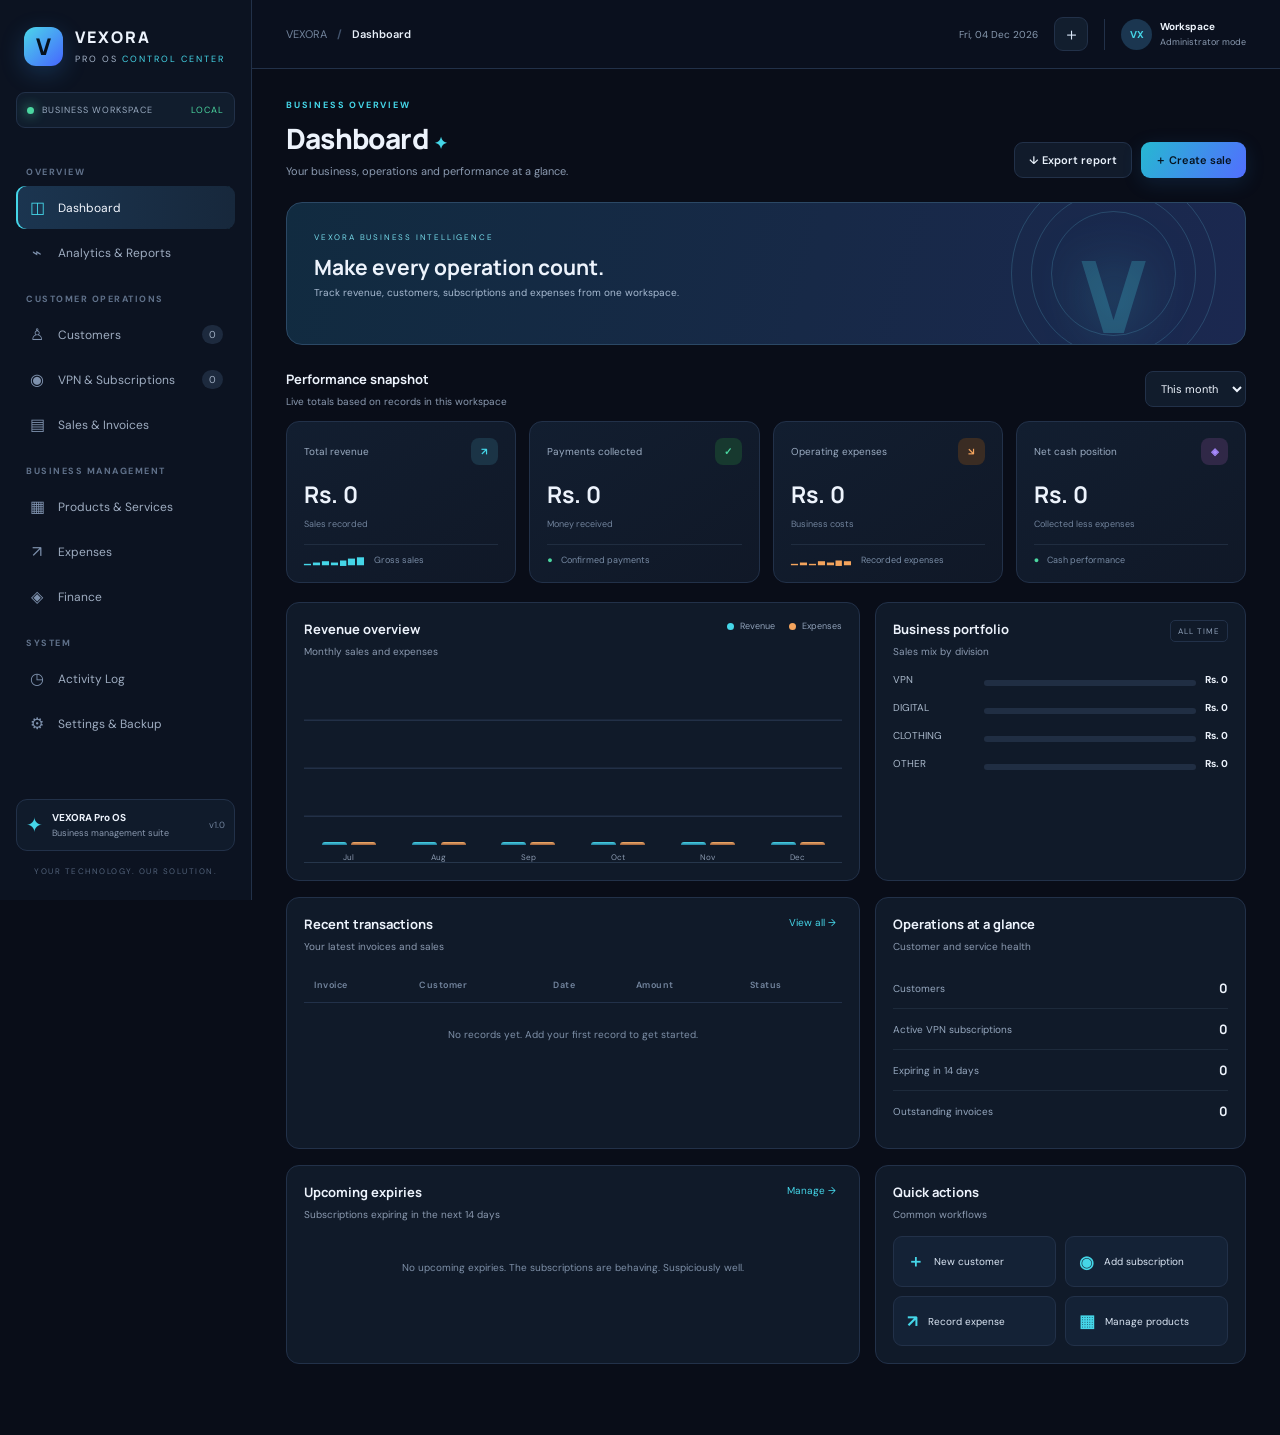
<file: index.html>
<!doctype html>
<html lang="en">
<head>
<meta charset="utf-8"><meta name="viewport" content="width=device-width,initial-scale=1">
<meta name="theme-color" content="#090d18"><title>VEXORA Pro OS · Business Control Center</title>
<link rel="stylesheet" href="assets/css/app.css">
</head>
<body>
<div class="app-shell">
<aside class="sidebar" id="sidebar">
  <a class="brand" href="#"><span class="brand-mark">V</span><span><b>VEXORA</b><small>PRO OS <i>CONTROL CENTER</i></small></span></a>
  <div class="workspace"><span class="live-dot"></span><span>BUSINESS WORKSPACE</span><span class="workspace-tag">LOCAL</span></div>
  <nav class="nav">
    <p class="nav-label">OVERVIEW</p>
    <button class="nav-link active" data-page="dashboard"><span>◫</span> Dashboard</button>
    <button class="nav-link" data-page="analytics"><span>⌁</span> Analytics & Reports</button>
    <p class="nav-label">CUSTOMER OPERATIONS</p>
    <button class="nav-link" data-page="customers"><span>♙</span> Customers <em id="navCustomers">0</em></button>
    <button class="nav-link" data-page="subscriptions"><span>◉</span> VPN & Subscriptions <em id="navSubs">0</em></button>
    <button class="nav-link" data-page="sales"><span>▤</span> Sales & Invoices</button>
    <p class="nav-label">BUSINESS MANAGEMENT</p>
    <button class="nav-link" data-page="products"><span>▦</span> Products & Services</button>
    <button class="nav-link" data-page="expenses"><span>↗</span> Expenses</button>
    <button class="nav-link" data-page="finance"><span>◈</span> Finance</button>
    <p class="nav-label">SYSTEM</p>
    <button class="nav-link" data-page="activity"><span>◷</span> Activity Log</button>
    <button class="nav-link" data-page="settings"><span>⚙</span> Settings & Backup</button>
  </nav>
  <div class="sidebar-bottom"><div class="status-card"><span class="status-icon">✦</span><div><b>VEXORA Pro OS</b><small>Business management suite</small></div><span class="version">v1.0</span></div><small class="sidebar-foot">YOUR TECHNOLOGY. OUR SOLUTION.</small></div>
</aside>
<main class="main">
<header class="topbar"><button class="icon-btn mobile-menu" id="menuToggle">☰</button><div class="crumb"><span>VEXORA</span><b>/</b><strong id="pageCrumb">Dashboard</strong></div><div class="top-actions"><span class="today" id="todayLabel"></span><button class="icon-btn" id="quickAdd" title="Quick add">＋</button><div class="profile-chip"><span class="avatar">VX</span><span><b>Workspace</b><small>Administrator mode</small></span></div></div></header>
<div class="content">
<section class="page active" id="page-dashboard">
 <div class="page-heading"><div><div class="eyebrow">BUSINESS OVERVIEW</div><h1>Dashboard <span class="spark">✦</span></h1><p>Your business, operations and performance at a glance.</p></div><div class="heading-actions"><button class="btn btn-ghost" id="dashboardExport">↓ Export report</button><button class="btn btn-primary" data-goto="sales">＋ Create sale</button></div></div>
 <div class="welcome-strip"><div><span class="welcome-kicker">VEXORA BUSINESS INTELLIGENCE</span><h2>Make every operation count.</h2><p>Track revenue, customers, subscriptions and expenses from one workspace.</p></div><div class="welcome-art"><span>V</span><i></i><i></i><i></i></div></div>
 <div class="section-row"><div><h3>Performance snapshot</h3><p>Live totals based on records in this workspace</p></div><select id="dashboardPeriod" class="select"><option value="month">This month</option><option value="all">All time</option><option value="year">This year</option></select></div>
 <div class="stats-grid">
  <article class="stat-card"><div class="stat-head"><span>Total revenue</span><span class="stat-icon cyan">↗</span></div><strong id="statRevenue">Rs. 0</strong><small>Sales recorded</small><div class="stat-foot"><span class="mini-line">▁▂▃▂▄▅▆</span><span>Gross sales</span></div></article>
  <article class="stat-card"><div class="stat-head"><span>Payments collected</span><span class="stat-icon green">✓</span></div><strong id="statCollected">Rs. 0</strong><small>Money received</small><div class="stat-foot"><span class="positive">●</span><span>Confirmed payments</span></div></article>
  <article class="stat-card"><div class="stat-head"><span>Operating expenses</span><span class="stat-icon orange">↘</span></div><strong id="statExpenses">Rs. 0</strong><small>Business costs</small><div class="stat-foot"><span class="mini-line orange-text">▁▂▁▃▂▄▃</span><span>Recorded expenses</span></div></article>
  <article class="stat-card"><div class="stat-head"><span>Net cash position</span><span class="stat-icon purple">◈</span></div><strong id="statNet">Rs. 0</strong><small>Collected less expenses</small><div class="stat-foot"><span class="positive">●</span><span>Cash performance</span></div></article>
 </div>
 <div class="dashboard-grid"><article class="panel chart-panel"><div class="panel-head"><div><h3>Revenue overview</h3><p>Monthly sales and expenses</p></div><span class="chart-legend"><i></i> Revenue <i class="legend-orange"></i> Expenses</span></div><div id="revenueChart" class="chart-area"></div></article>
 <article class="panel"><div class="panel-head"><div><h3>Business portfolio</h3><p>Sales mix by division</p></div><span class="subtle-badge">ALL TIME</span></div><div id="portfolioChart" class="portfolio-list"></div></article></div>
 <div class="dashboard-grid lower-grid"><article class="panel"><div class="panel-head"><div><h3>Recent transactions</h3><p>Your latest invoices and sales</p></div><button class="text-btn" data-goto="sales">View all →</button></div><div class="table-wrap"><table><thead><tr><th>Invoice</th><th>Customer</th><th>Date</th><th>Amount</th><th>Status</th></tr></thead><tbody id="recentSales"></tbody></table></div></article>
 <article class="panel"><div class="panel-head"><div><h3>Operations at a glance</h3><p>Customer and service health</p></div></div><div class="ops-list" id="opsList"></div></article></div>
 <div class="dashboard-grid"><article class="panel"><div class="panel-head"><div><h3>Upcoming expiries</h3><p>Subscriptions expiring in the next 14 days</p></div><button class="text-btn" data-goto="subscriptions">Manage →</button></div><div id="expiryPreview" class="expiry-list"></div></article><article class="panel"><div class="panel-head"><div><h3>Quick actions</h3><p>Common workflows</p></div></div><div class="quick-grid"><button data-goto="customers"><b>＋</b><span>New customer</span></button><button data-goto="subscriptions"><b>◉</b><span>Add subscription</span></button><button data-goto="expenses"><b>↗</b><span>Record expense</span></button><button data-goto="products"><b>▦</b><span>Manage products</span></button></div></article></div>
</section>
<section class="page" id="page-customers"><div class="page-heading"><div><div class="eyebrow">CUSTOMER OPERATIONS</div><h1>Customers</h1><p>One clean record for every customer and relationship.</p></div><button class="btn btn-primary" id="addCustomer">＋ Add customer</button></div><div class="toolbar"><div class="searchbox">⌕ <input id="customerSearch" placeholder="Search name, phone, email or customer ID"></div><select id="customerFilter" class="select"><option value="">All customer types</option><option>INDIVIDUAL</option><option>BUSINESS</option><option>RESELLER</option></select><span class="toolbar-count" id="customerCount">0 customers</span></div><div class="panel table-panel"><div class="table-wrap"><table><thead><tr><th>Customer</th><th>Contact</th><th>Type</th><th>Internet provider</th><th>Subscriptions</th><th>Joined</th><th></th></tr></thead><tbody id="customerRows"></tbody></table></div></div></section>
<section class="page" id="page-subscriptions"><div class="page-heading"><div><div class="eyebrow">CUSTOMER OPERATIONS</div><h1>VPN & Subscriptions</h1><p>Manage VPN plans, quotas, internet packages, usage links and renewals.</p></div><button class="btn btn-primary" id="addSubscription">＋ Add subscription</button></div><div class="stats-grid compact-stats"><article class="stat-card"><div class="stat-head"><span>Active subscriptions</span><span class="stat-icon cyan">◉</span></div><strong id="subActive">0</strong><small>Currently active</small></article><article class="stat-card"><div class="stat-head"><span>Expiring soon</span><span class="stat-icon orange">◷</span></div><strong id="subSoon">0</strong><small>Within 14 days</small></article><article class="stat-card"><div class="stat-head"><span>Expired</span><span class="stat-icon red">!</span></div><strong id="subExpired">0</strong><small>Needs renewal</small></article><article class="stat-card"><div class="stat-head"><span>Subscription value</span><span class="stat-icon purple">Rs</span></div><strong id="subValue">Rs. 0</strong><small>Recorded plan values</small></article></div><div class="toolbar"><div class="searchbox">⌕ <input id="subSearch" placeholder="Search order, customer, package or plan"></div><select id="subStatus" class="select"><option value="">All statuses</option><option>ACTIVE</option><option>EXPIRED</option><option>PAUSED</option><option>CANCELLED</option></select><button class="btn btn-ghost" id="toggleImporter">⇧ Paste VPN details</button></div><div class="panel importer" id="vpnImporter" hidden><div class="panel-head"><div><h3>VPN quick import</h3><p>Paste the generated VPN subscription details. Fields will be extracted automatically.</p></div></div><textarea id="vpnPaste" rows="6" placeholder="Order: U7EDAD — Niroshan&#10;Package: HUTCH ZOOM 224/494/794&#10;Data: 100 GB&#10;Expires: 18 Dec 2026&#10;Usage link: https://..."></textarea><div class="form-actions"><span class="muted" id="importStatus">Supports Order, Package, Data, Expires and Usage link.</span><button class="btn btn-primary" id="runImport">Parse & add subscription</button></div></div><div class="panel table-panel"><div class="table-wrap"><table><thead><tr><th>Order / Customer</th><th>VPN plan</th><th>Data</th><th>Internet package</th><th>Expiry</th><th>Status</th><th>Usage</th><th></th></tr></thead><tbody id="subscriptionRows"></tbody></table></div></div></section>
<section class="page" id="page-sales"><div class="page-heading"><div><div class="eyebrow">REVENUE OPERATIONS</div><h1>Sales & Invoices</h1><p>Create sales, record payments and track outstanding balances.</p></div><button class="btn btn-primary" id="newSale">＋ New sale</button></div><div class="toolbar"><div class="searchbox">⌕ <input id="saleSearch" placeholder="Search invoice or customer"></div><select id="saleStatus" class="select"><option value="">All payment statuses</option><option>PAID</option><option>PARTIAL</option><option>UNPAID</option></select><span class="toolbar-count" id="saleCount"></span></div><div class="panel table-panel"><div class="table-wrap"><table><thead><tr><th>Invoice</th><th>Customer</th><th>Date</th><th>Items</th><th>Total</th><th>Paid</th><th>Balance</th><th>Status</th><th></th></tr></thead><tbody id="salesRows"></tbody></table></div></div></section>
<section class="page" id="page-products"><div class="page-heading"><div><div class="eyebrow">BUSINESS MANAGEMENT</div><h1>Products & Services</h1><p>Manage VEXORA VPN, Digital, Clothing and future business divisions.</p></div><button class="btn btn-primary" id="addProduct">＋ Add product</button></div><div class="toolbar"><div class="searchbox">⌕ <input id="productSearch" placeholder="Search product or SKU"></div><select id="productDivision" class="select"><option value="">All divisions</option><option>VPN</option><option>DIGITAL</option><option>CLOTHING</option><option>OTHER</option></select></div><div class="product-grid" id="productGrid"></div></section>
<section class="page" id="page-expenses"><div class="page-heading"><div><div class="eyebrow">BUSINESS MANAGEMENT</div><h1>Expenses</h1><p>Record server costs, software, marketing and operating expenses.</p></div><button class="btn btn-primary" id="addExpense">＋ Record expense</button></div><div class="toolbar"><input type="month" id="expenseMonth" class="select"><select id="expenseCategoryFilter" class="select"><option value="">All categories</option><option>SERVER</option><option>SOFTWARE</option><option>MARKETING</option><option>OPERATIONS</option><option>DELIVERY</option><option>OTHER</option></select><span class="toolbar-count" id="expenseTotal">Rs. 0</span></div><div class="panel table-panel"><div class="table-wrap"><table><thead><tr><th>Date</th><th>Category</th><th>Description</th><th>Division</th><th>Payment method</th><th>Amount</th><th></th></tr></thead><tbody id="expenseRows"></tbody></table></div></div></section>
<section class="page" id="page-finance"><div class="page-heading"><div><div class="eyebrow">FINANCIAL CONTROL</div><h1>Finance</h1><p>Understand cash flow, receivables and business profitability.</p></div><button class="btn btn-ghost" id="financeExport">↓ Export CSV</button></div><div class="stats-grid"><article class="stat-card"><div class="stat-head"><span>Gross sales</span></div><strong id="finSales">Rs. 0</strong><small>Invoice value</small></article><article class="stat-card"><div class="stat-head"><span>Collected</span></div><strong id="finCollected">Rs. 0</strong><small>Payments received</small></article><article class="stat-card"><div class="stat-head"><span>Outstanding</span></div><strong id="finOutstanding">Rs. 0</strong><small>Customer receivables</small></article><article class="stat-card"><div class="stat-head"><span>Expenses</span></div><strong id="finExpenses">Rs. 0</strong><small>Operating costs</small></article></div><div class="dashboard-grid"><article class="panel"><div class="panel-head"><div><h3>Cash flow</h3><p>Collected revenue against expenses</p></div></div><div id="cashflowChart" class="chart-area"></div></article><article class="panel"><div class="panel-head"><div><h3>Division performance</h3><p>Collected sales by business division</p></div></div><div id="divisionFinance" class="portfolio-list"></div></article></div><article class="panel"><div class="panel-head"><div><h3>Outstanding invoices</h3><p>Invoices with unpaid balances</p></div></div><div class="table-wrap"><table><thead><tr><th>Invoice</th><th>Customer</th><th>Due</th><th>Invoice total</th><th>Paid</th><th>Balance</th></tr></thead><tbody id="receivableRows"></tbody></table></div></article></section>
<section class="page" id="page-analytics"><div class="page-heading"><div><div class="eyebrow">BUSINESS INTELLIGENCE</div><h1>Analytics & Reports</h1><p>Review business performance and export your records.</p></div><button class="btn btn-primary" id="analyticsExport">↓ Export full report</button></div><div class="stats-grid"><article class="stat-card"><span>Customers</span><strong id="reportCustomers">0</strong><small>Total customer records</small></article><article class="stat-card"><span>Conversion</span><strong id="reportBuyers">0</strong><small>Customers with sales</small></article><article class="stat-card"><span>Average invoice</span><strong id="reportAverage">Rs. 0</strong><small>Average sales value</small></article><article class="stat-card"><span>Renewal pipeline</span><strong id="reportRenewals">0</strong><small>Expiring in 30 days</small></article></div><div class="dashboard-grid"><article class="panel"><div class="panel-head"><div><h3>Monthly performance</h3><p>Revenue, collections and costs</p></div></div><div id="analyticsChart" class="chart-area"></div></article><article class="panel"><div class="panel-head"><div><h3>Customer insights</h3><p>Customer mix by type</p></div></div><div id="customerMix" class="portfolio-list"></div></article></div><div class="panel report-actions"><h3>Export center</h3><p>Download business data for accounting, analysis or offline archiving.</p><div class="quick-grid"><button id="exportCustomers"><b>♙</b><span>Customers CSV</span></button><button id="exportSales"><b>▤</b><span>Sales CSV</span></button><button id="exportExpenses"><b>↗</b><span>Expenses CSV</span></button><button id="exportSubscriptions"><b>◉</b><span>Subscriptions CSV</span></button></div></div></section>
<section class="page" id="page-activity"><div class="page-heading"><div><div class="eyebrow">SYSTEM MONITORING</div><h1>Activity Log</h1><p>Track changes made inside this workspace.</p></div><button class="btn btn-ghost" id="clearActivity">Clear log</button></div><div class="panel table-panel"><div class="table-wrap"><table><thead><tr><th>Time</th><th>Action</th><th>Module</th><th>Details</th></tr></thead><tbody id="activityRows"></tbody></table></div></div></section>
<section class="page" id="page-settings"><div class="page-heading"><div><div class="eyebrow">WORKSPACE CONFIGURATION</div><h1>Settings & Backup</h1><p>Configure your workspace and protect your business records.</p></div></div><div class="settings-grid"><article class="panel settings-card"><div class="settings-icon">▣</div><h3>Business profile</h3><p>Set the business name and default currency for this workspace.</p><form id="businessForm" class="form-grid"><label>Business name<input name="businessName" id="businessName" value="VEXORA LABS"></label><label>Currency<select name="currency" id="currency"><option value="LKR">LKR · Sri Lankan Rupee</option><option value="USD">USD · US Dollar</option><option value="SGD">SGD · Singapore Dollar</option></select></label><label>Contact email<input id="businessEmail" type="email" placeholder="business@example.com"></label><label>Contact number<input id="businessPhone" placeholder="+94 ..."></label><button class="btn btn-primary" type="submit">Save profile</button></form></article><article class="panel settings-card"><div class="settings-icon">⇧</div><h3>Backup & restore</h3><p>Download a complete JSON backup or restore a previous backup.</p><div class="backup-actions"><button class="btn btn-primary" id="backupDownload">↓ Download full backup</button><label class="btn btn-ghost file-button">↑ Restore from backup<input type="file" id="backupFile" accept=".json,application/json" hidden></label><button class="btn btn-ghost" id="exportAllCsv">Export all CSV files</button></div><div class="notice">Backups contain customer contact details and subscription usage URLs. Store them securely.</div></article><article class="panel settings-card wide"><div class="settings-icon">☁</div><h3>Google Sheets cloud sync</h3><p>Prepare the workspace for a Google Apps Script + Google Sheets database. Cloud sync is intentionally disabled until authentication and access controls are added.</p><div class="cloud-status"><span class="status-pulse"></span><div><b>Local workspace active</b><small>Records are currently saved in this browser.</small></div><span class="subtle-badge">CLOUD NOT CONNECTED</span></div><label>Apps Script Web App URL<input id="appsScriptUrl" placeholder="https://script.google.com/macros/s/.../exec"></label><button class="btn btn-ghost" id="saveCloudConfig">Save connection URL</button><div class="notice">Do not deploy a public Google Sheets write endpoint without authentication. Login can be added later as requested.</div></article><article class="panel settings-card wide"><div class="settings-icon">⌁</div><h3>Data management</h3><p>Local workspace diagnostics and reset options.</p><div class="data-stats" id="dataDiagnostics"></div><button class="btn btn-danger" id="resetWorkspace">Reset all local workspace data</button></article></div></section>
</div></main></div>
<div class="modal-backdrop" id="modalBackdrop"><div class="modal" role="dialog" aria-modal="true"><div class="modal-head"><div><span class="eyebrow" id="modalEyebrow">WORKSPACE</span><h2 id="modalTitle">Add record</h2></div><button class="icon-btn" id="modalClose">×</button></div><div id="modalBody"></div></div></div>
<div class="toast" id="toast"></div>
<script src="assets/js/app.js"></script>
</body></html>
</file>
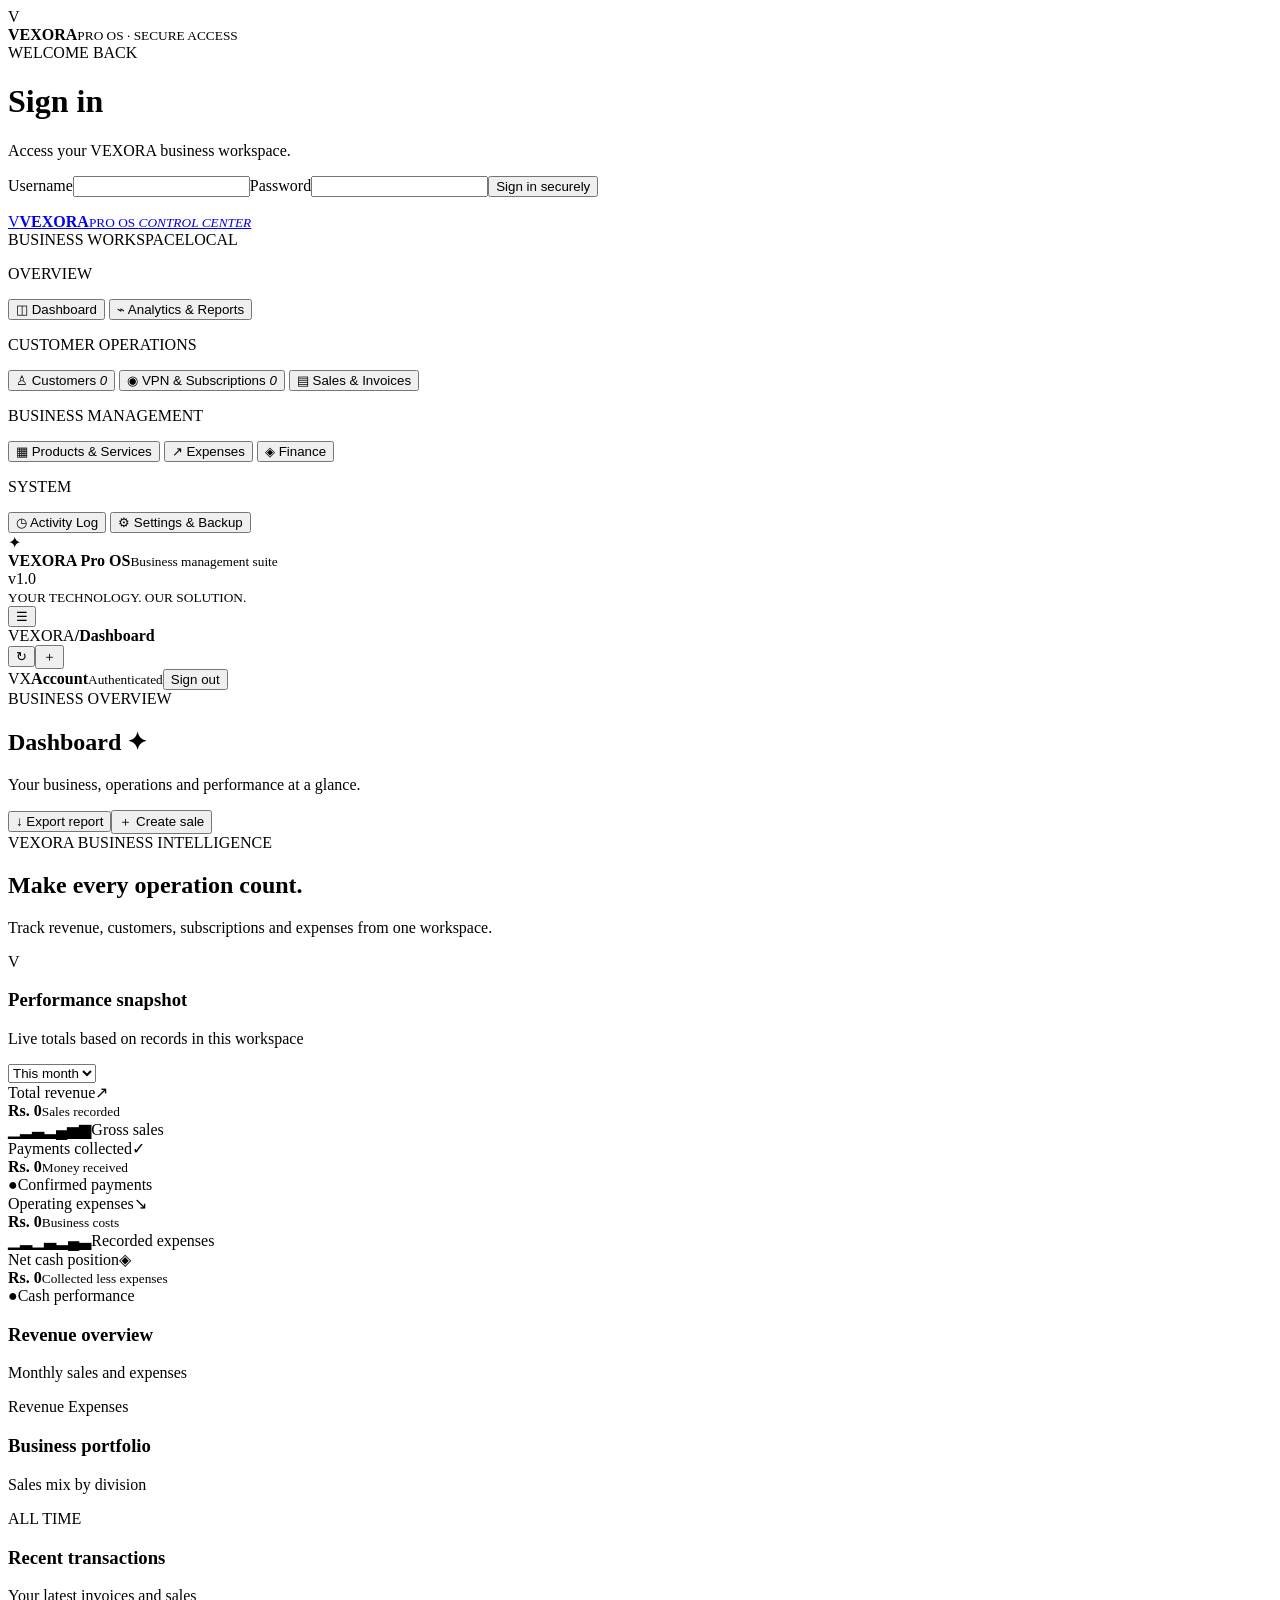
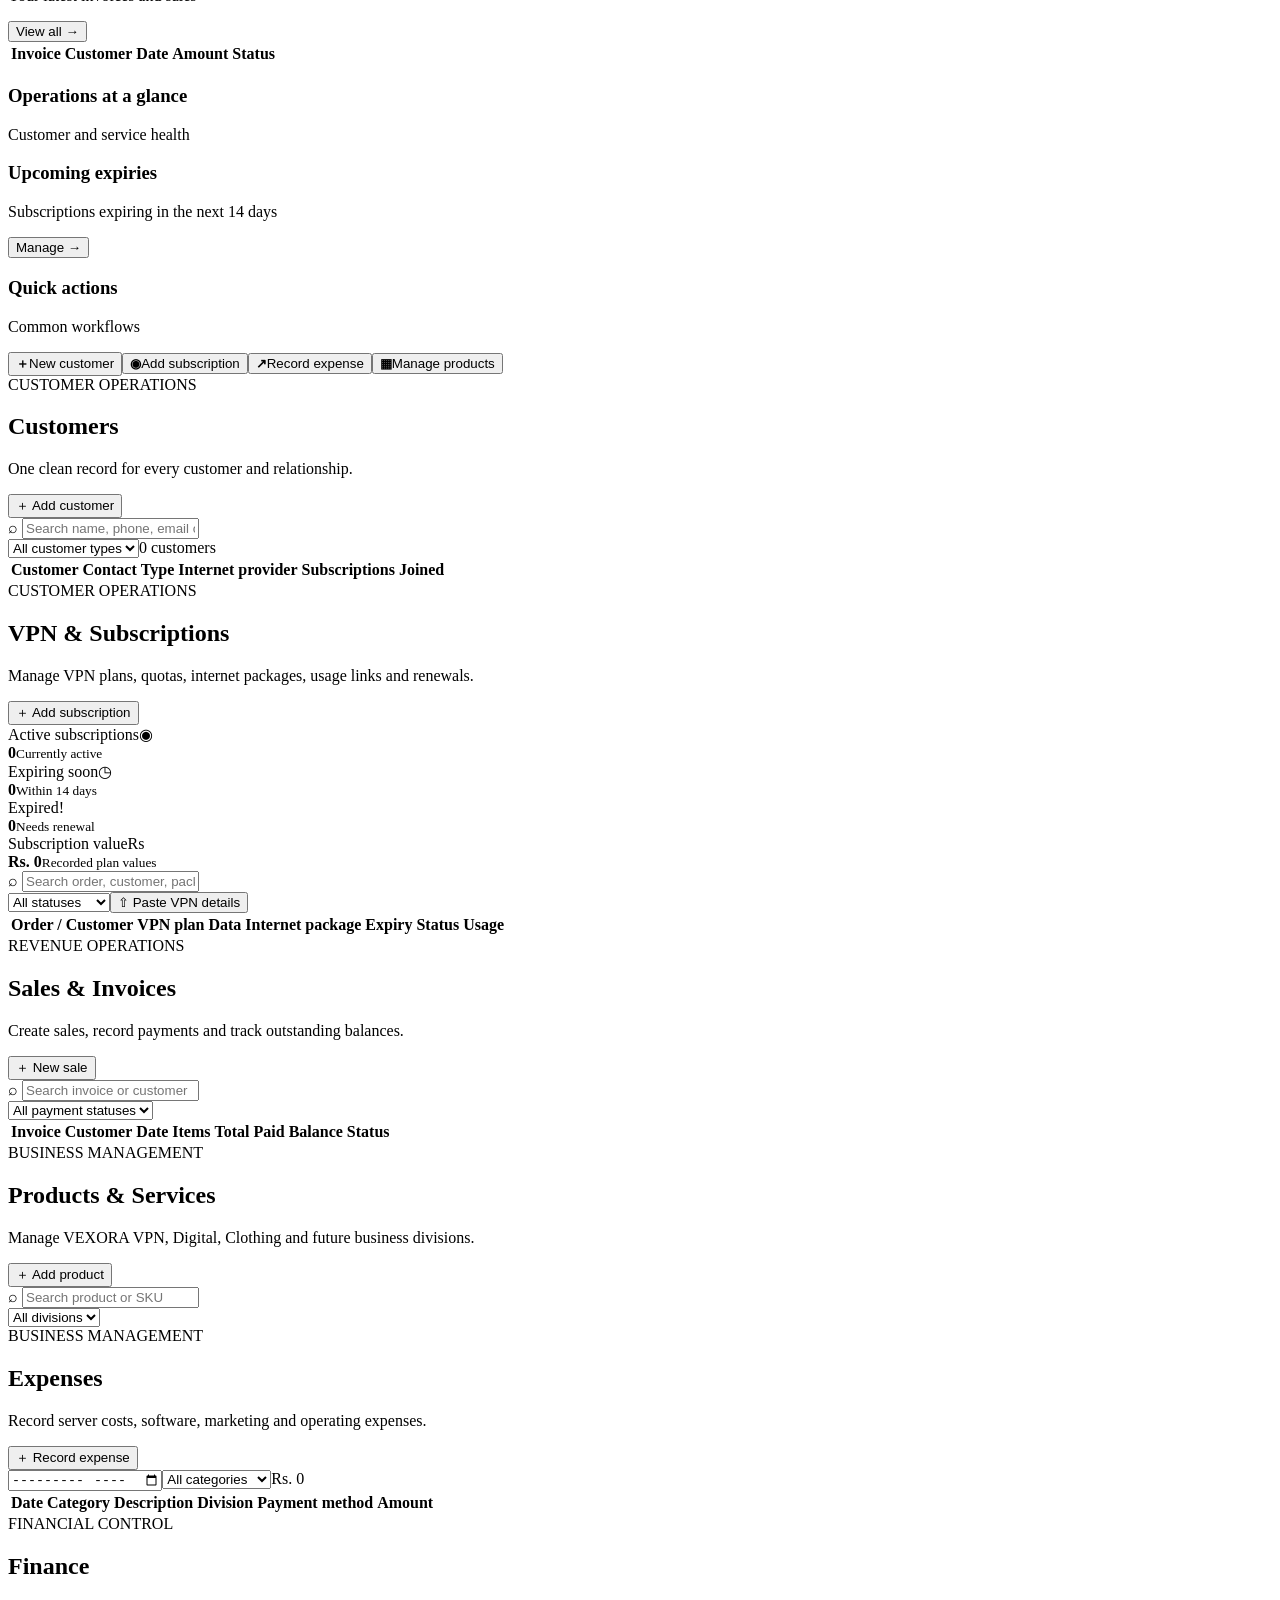
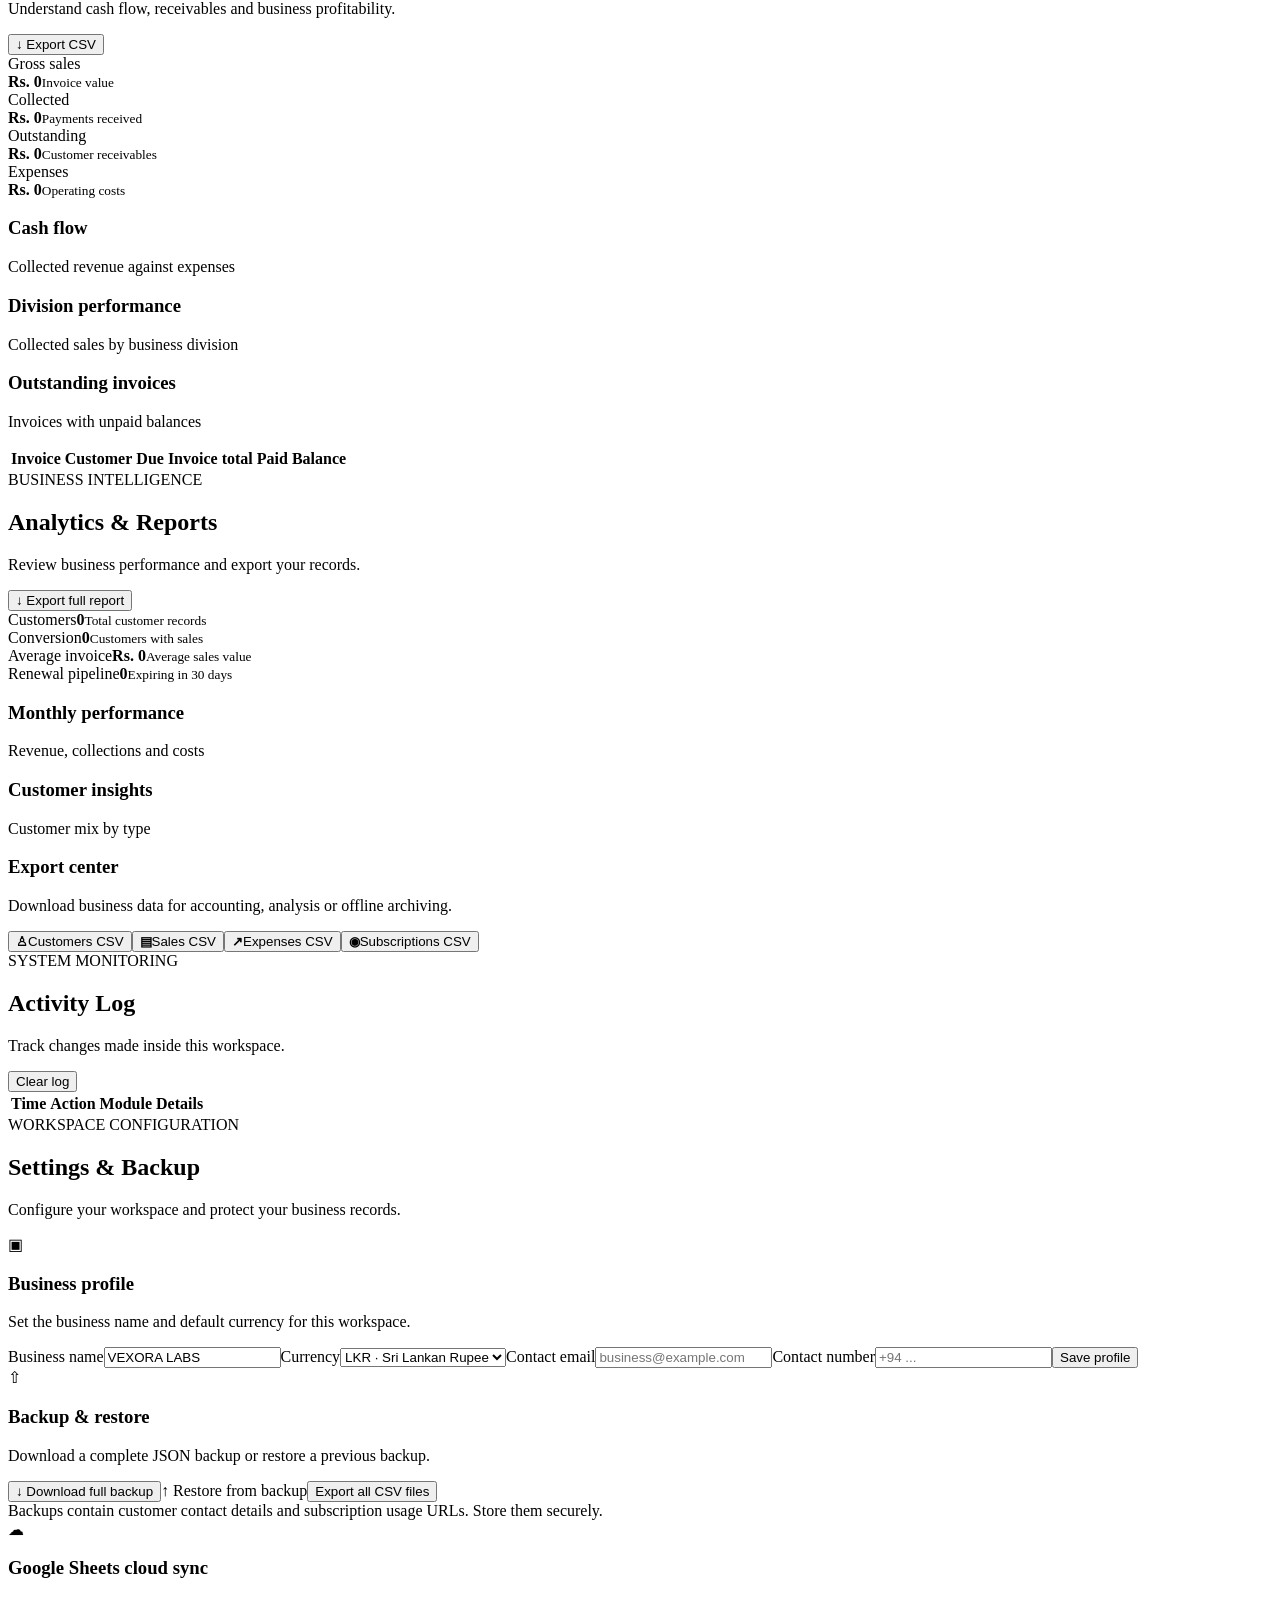
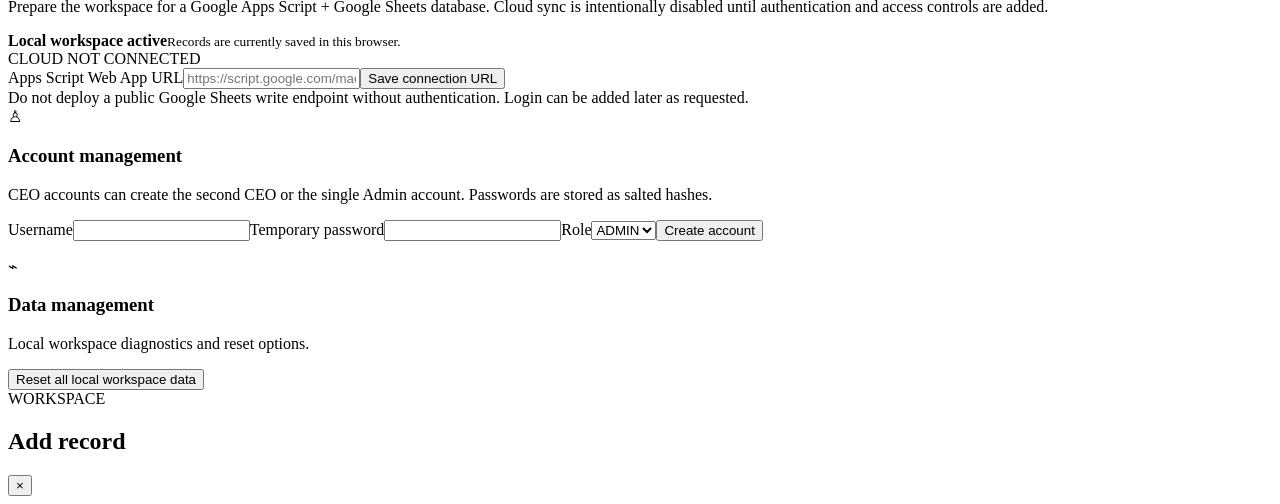
<file: Index.html>
<!doctype html>
<html lang="en">
<head>
<meta charset="utf-8"><meta name="viewport" content="width=device-width,initial-scale=1">
<meta name="theme-color" content="#090d18"><title>VEXORA Pro OS · Business Control Center</title>
<?!= include('Stylesheet'); ?>
</head>
<body>
<div id="authScreen" class="auth-screen"><div class="auth-card"><div class="auth-brand"><span class="brand-mark">V</span><div><b>VEXORA</b><small>PRO OS · SECURE ACCESS</small></div></div><div id="authLogin"><div class="eyebrow">WELCOME BACK</div><h1>Sign in</h1><p>Access your VEXORA business workspace.</p><form id="loginForm"><label>Username<input id="loginUsername" autocomplete="username" required></label><label>Password<input id="loginPassword" type="password" autocomplete="current-password" required></label><button class="btn btn-primary" type="submit">Sign in securely</button><p id="loginError" class="auth-error"></p></form></div><div id="authBootstrap" hidden><div class="eyebrow">FIRST-TIME SETUP</div><h1>Create CEO account</h1><p>Create the first owner account. No default credentials are provided.</p><form id="bootstrapForm"><label>CEO username<input id="setupUsername" autocomplete="username" required minlength="4"></label><label>Password<input id="setupPassword" type="password" autocomplete="new-password" required minlength="12"></label><label>Confirm password<input id="setupConfirm" type="password" autocomplete="new-password" required minlength="12"></label><label>One-time setup key<input id="setupKey" type="password" autocomplete="off" required></label><button class="btn btn-primary" type="submit">Create secure workspace</button><p id="setupError" class="auth-error"></p></form></div></div></div>
<div class="app-shell">
<aside class="sidebar" id="sidebar">
  <a class="brand" href="#"><span class="brand-mark">V</span><span><b>VEXORA</b><small>PRO OS <i>CONTROL CENTER</i></small></span></a>
  <div class="workspace"><span class="live-dot"></span><span>BUSINESS WORKSPACE</span><span class="workspace-tag">LOCAL</span></div>
  <nav class="nav">
    <p class="nav-label">OVERVIEW</p>
    <button class="nav-link active" data-page="dashboard"><span>◫</span> Dashboard</button>
    <button class="nav-link" data-page="analytics"><span>⌁</span> Analytics & Reports</button>
    <p class="nav-label">CUSTOMER OPERATIONS</p>
    <button class="nav-link" data-page="customers"><span>♙</span> Customers <em id="navCustomers">0</em></button>
    <button class="nav-link" data-page="subscriptions"><span>◉</span> VPN & Subscriptions <em id="navSubs">0</em></button>
    <button class="nav-link" data-page="sales"><span>▤</span> Sales & Invoices</button>
    <p class="nav-label">BUSINESS MANAGEMENT</p>
    <button class="nav-link" data-page="products"><span>▦</span> Products & Services</button>
    <button class="nav-link" data-page="expenses"><span>↗</span> Expenses</button>
    <button class="nav-link" data-page="finance"><span>◈</span> Finance</button>
    <p class="nav-label">SYSTEM</p>
    <button class="nav-link" data-page="activity"><span>◷</span> Activity Log</button>
    <button class="nav-link" data-page="settings"><span>⚙</span> Settings & Backup</button>
  </nav>
  <div class="sidebar-bottom"><div class="status-card"><span class="status-icon">✦</span><div><b>VEXORA Pro OS</b><small>Business management suite</small></div><span class="version">v1.0</span></div><small class="sidebar-foot">YOUR TECHNOLOGY. OUR SOLUTION.</small></div>
</aside>
<main class="main">
<header class="topbar"><button class="icon-btn mobile-menu" id="menuToggle">☰</button><div class="crumb"><span>VEXORA</span><b>/</b><strong id="pageCrumb">Dashboard</strong></div><div class="top-actions"><span class="today" id="todayLabel"></span><button class="icon-btn" id="syncNow" title="Sync now">↻</button><button class="icon-btn" id="quickAdd" title="Quick add">＋</button><div class="profile-chip"><span class="avatar">VX</span><span><b id="signedInUser">Account</b><small id="signedInRole">Authenticated</small></span><button class="text-btn" id="logoutBtn">Sign out</button></div></div></header>
<div class="content">
<section class="page active" id="page-dashboard">
 <div class="page-heading"><div><div class="eyebrow">BUSINESS OVERVIEW</div><h1>Dashboard <span class="spark">✦</span></h1><p>Your business, operations and performance at a glance.</p></div><div class="heading-actions"><button class="btn btn-ghost" id="dashboardExport">↓ Export report</button><button class="btn btn-primary" data-goto="sales">＋ Create sale</button></div></div>
 <div class="welcome-strip"><div><span class="welcome-kicker">VEXORA BUSINESS INTELLIGENCE</span><h2>Make every operation count.</h2><p>Track revenue, customers, subscriptions and expenses from one workspace.</p></div><div class="welcome-art"><span>V</span><i></i><i></i><i></i></div></div>
 <div class="section-row"><div><h3>Performance snapshot</h3><p>Live totals based on records in this workspace</p></div><select id="dashboardPeriod" class="select"><option value="month">This month</option><option value="all">All time</option><option value="year">This year</option></select></div>
 <div class="stats-grid">
  <article class="stat-card"><div class="stat-head"><span>Total revenue</span><span class="stat-icon cyan">↗</span></div><strong id="statRevenue">Rs. 0</strong><small>Sales recorded</small><div class="stat-foot"><span class="mini-line">▁▂▃▂▄▅▆</span><span>Gross sales</span></div></article>
  <article class="stat-card"><div class="stat-head"><span>Payments collected</span><span class="stat-icon green">✓</span></div><strong id="statCollected">Rs. 0</strong><small>Money received</small><div class="stat-foot"><span class="positive">●</span><span>Confirmed payments</span></div></article>
  <article class="stat-card"><div class="stat-head"><span>Operating expenses</span><span class="stat-icon orange">↘</span></div><strong id="statExpenses">Rs. 0</strong><small>Business costs</small><div class="stat-foot"><span class="mini-line orange-text">▁▂▁▃▂▄▃</span><span>Recorded expenses</span></div></article>
  <article class="stat-card"><div class="stat-head"><span>Net cash position</span><span class="stat-icon purple">◈</span></div><strong id="statNet">Rs. 0</strong><small>Collected less expenses</small><div class="stat-foot"><span class="positive">●</span><span>Cash performance</span></div></article>
 </div>
 <div class="dashboard-grid"><article class="panel chart-panel"><div class="panel-head"><div><h3>Revenue overview</h3><p>Monthly sales and expenses</p></div><span class="chart-legend"><i></i> Revenue <i class="legend-orange"></i> Expenses</span></div><div id="revenueChart" class="chart-area"></div></article>
 <article class="panel"><div class="panel-head"><div><h3>Business portfolio</h3><p>Sales mix by division</p></div><span class="subtle-badge">ALL TIME</span></div><div id="portfolioChart" class="portfolio-list"></div></article></div>
 <div class="dashboard-grid lower-grid"><article class="panel"><div class="panel-head"><div><h3>Recent transactions</h3><p>Your latest invoices and sales</p></div><button class="text-btn" data-goto="sales">View all →</button></div><div class="table-wrap"><table><thead><tr><th>Invoice</th><th>Customer</th><th>Date</th><th>Amount</th><th>Status</th></tr></thead><tbody id="recentSales"></tbody></table></div></article>
 <article class="panel"><div class="panel-head"><div><h3>Operations at a glance</h3><p>Customer and service health</p></div></div><div class="ops-list" id="opsList"></div></article></div>
 <div class="dashboard-grid"><article class="panel"><div class="panel-head"><div><h3>Upcoming expiries</h3><p>Subscriptions expiring in the next 14 days</p></div><button class="text-btn" data-goto="subscriptions">Manage →</button></div><div id="expiryPreview" class="expiry-list"></div></article><article class="panel"><div class="panel-head"><div><h3>Quick actions</h3><p>Common workflows</p></div></div><div class="quick-grid"><button data-goto="customers"><b>＋</b><span>New customer</span></button><button data-goto="subscriptions"><b>◉</b><span>Add subscription</span></button><button data-goto="expenses"><b>↗</b><span>Record expense</span></button><button data-goto="products"><b>▦</b><span>Manage products</span></button></div></article></div>
</section>
<section class="page" id="page-customers"><div class="page-heading"><div><div class="eyebrow">CUSTOMER OPERATIONS</div><h1>Customers</h1><p>One clean record for every customer and relationship.</p></div><button class="btn btn-primary" id="addCustomer">＋ Add customer</button></div><div class="toolbar"><div class="searchbox">⌕ <input id="customerSearch" placeholder="Search name, phone, email or customer ID"></div><select id="customerFilter" class="select"><option value="">All customer types</option><option>INDIVIDUAL</option><option>BUSINESS</option><option>RESELLER</option></select><span class="toolbar-count" id="customerCount">0 customers</span></div><div class="panel table-panel"><div class="table-wrap"><table><thead><tr><th>Customer</th><th>Contact</th><th>Type</th><th>Internet provider</th><th>Subscriptions</th><th>Joined</th><th></th></tr></thead><tbody id="customerRows"></tbody></table></div></div></section>
<section class="page" id="page-subscriptions"><div class="page-heading"><div><div class="eyebrow">CUSTOMER OPERATIONS</div><h1>VPN & Subscriptions</h1><p>Manage VPN plans, quotas, internet packages, usage links and renewals.</p></div><button class="btn btn-primary" id="addSubscription">＋ Add subscription</button></div><div class="stats-grid compact-stats"><article class="stat-card"><div class="stat-head"><span>Active subscriptions</span><span class="stat-icon cyan">◉</span></div><strong id="subActive">0</strong><small>Currently active</small></article><article class="stat-card"><div class="stat-head"><span>Expiring soon</span><span class="stat-icon orange">◷</span></div><strong id="subSoon">0</strong><small>Within 14 days</small></article><article class="stat-card"><div class="stat-head"><span>Expired</span><span class="stat-icon red">!</span></div><strong id="subExpired">0</strong><small>Needs renewal</small></article><article class="stat-card"><div class="stat-head"><span>Subscription value</span><span class="stat-icon purple">Rs</span></div><strong id="subValue">Rs. 0</strong><small>Recorded plan values</small></article></div><div class="toolbar"><div class="searchbox">⌕ <input id="subSearch" placeholder="Search order, customer, package or plan"></div><select id="subStatus" class="select"><option value="">All statuses</option><option>ACTIVE</option><option>EXPIRED</option><option>PAUSED</option><option>CANCELLED</option></select><button class="btn btn-ghost" id="toggleImporter">⇧ Paste VPN details</button></div><div class="panel importer" id="vpnImporter" hidden><div class="panel-head"><div><h3>VPN quick import</h3><p>Paste the generated VPN subscription details. Fields will be extracted automatically.</p></div></div><textarea id="vpnPaste" rows="6" placeholder="Order: U7EDAD — Niroshan&#10;Package: HUTCH ZOOM 224/494/794&#10;Data: 100 GB&#10;Expires: 18 Dec 2026&#10;Usage link: https://..."></textarea><div class="form-actions"><span class="muted" id="importStatus">Supports Order, Package, Data, Expires and Usage link.</span><button class="btn btn-primary" id="runImport">Parse & add subscription</button></div></div><div class="panel table-panel"><div class="table-wrap"><table><thead><tr><th>Order / Customer</th><th>VPN plan</th><th>Data</th><th>Internet package</th><th>Expiry</th><th>Status</th><th>Usage</th><th></th></tr></thead><tbody id="subscriptionRows"></tbody></table></div></div></section>
<section class="page" id="page-sales"><div class="page-heading"><div><div class="eyebrow">REVENUE OPERATIONS</div><h1>Sales & Invoices</h1><p>Create sales, record payments and track outstanding balances.</p></div><button class="btn btn-primary" id="newSale">＋ New sale</button></div><div class="toolbar"><div class="searchbox">⌕ <input id="saleSearch" placeholder="Search invoice or customer"></div><select id="saleStatus" class="select"><option value="">All payment statuses</option><option>PAID</option><option>PARTIAL</option><option>UNPAID</option></select><span class="toolbar-count" id="saleCount"></span></div><div class="panel table-panel"><div class="table-wrap"><table><thead><tr><th>Invoice</th><th>Customer</th><th>Date</th><th>Items</th><th>Total</th><th>Paid</th><th>Balance</th><th>Status</th><th></th></tr></thead><tbody id="salesRows"></tbody></table></div></div></section>
<section class="page" id="page-products"><div class="page-heading"><div><div class="eyebrow">BUSINESS MANAGEMENT</div><h1>Products & Services</h1><p>Manage VEXORA VPN, Digital, Clothing and future business divisions.</p></div><button class="btn btn-primary" id="addProduct">＋ Add product</button></div><div class="toolbar"><div class="searchbox">⌕ <input id="productSearch" placeholder="Search product or SKU"></div><select id="productDivision" class="select"><option value="">All divisions</option><option>VPN</option><option>DIGITAL</option><option>CLOTHING</option><option>OTHER</option></select></div><div class="product-grid" id="productGrid"></div></section>
<section class="page" id="page-expenses"><div class="page-heading"><div><div class="eyebrow">BUSINESS MANAGEMENT</div><h1>Expenses</h1><p>Record server costs, software, marketing and operating expenses.</p></div><button class="btn btn-primary" id="addExpense">＋ Record expense</button></div><div class="toolbar"><input type="month" id="expenseMonth" class="select"><select id="expenseCategoryFilter" class="select"><option value="">All categories</option><option>SERVER</option><option>SOFTWARE</option><option>MARKETING</option><option>OPERATIONS</option><option>DELIVERY</option><option>OTHER</option></select><span class="toolbar-count" id="expenseTotal">Rs. 0</span></div><div class="panel table-panel"><div class="table-wrap"><table><thead><tr><th>Date</th><th>Category</th><th>Description</th><th>Division</th><th>Payment method</th><th>Amount</th><th></th></tr></thead><tbody id="expenseRows"></tbody></table></div></div></section>
<section class="page" id="page-finance"><div class="page-heading"><div><div class="eyebrow">FINANCIAL CONTROL</div><h1>Finance</h1><p>Understand cash flow, receivables and business profitability.</p></div><button class="btn btn-ghost" id="financeExport">↓ Export CSV</button></div><div class="stats-grid"><article class="stat-card"><div class="stat-head"><span>Gross sales</span></div><strong id="finSales">Rs. 0</strong><small>Invoice value</small></article><article class="stat-card"><div class="stat-head"><span>Collected</span></div><strong id="finCollected">Rs. 0</strong><small>Payments received</small></article><article class="stat-card"><div class="stat-head"><span>Outstanding</span></div><strong id="finOutstanding">Rs. 0</strong><small>Customer receivables</small></article><article class="stat-card"><div class="stat-head"><span>Expenses</span></div><strong id="finExpenses">Rs. 0</strong><small>Operating costs</small></article></div><div class="dashboard-grid"><article class="panel"><div class="panel-head"><div><h3>Cash flow</h3><p>Collected revenue against expenses</p></div></div><div id="cashflowChart" class="chart-area"></div></article><article class="panel"><div class="panel-head"><div><h3>Division performance</h3><p>Collected sales by business division</p></div></div><div id="divisionFinance" class="portfolio-list"></div></article></div><article class="panel"><div class="panel-head"><div><h3>Outstanding invoices</h3><p>Invoices with unpaid balances</p></div></div><div class="table-wrap"><table><thead><tr><th>Invoice</th><th>Customer</th><th>Due</th><th>Invoice total</th><th>Paid</th><th>Balance</th></tr></thead><tbody id="receivableRows"></tbody></table></div></article></section>
<section class="page" id="page-analytics"><div class="page-heading"><div><div class="eyebrow">BUSINESS INTELLIGENCE</div><h1>Analytics & Reports</h1><p>Review business performance and export your records.</p></div><button class="btn btn-primary" id="analyticsExport">↓ Export full report</button></div><div class="stats-grid"><article class="stat-card"><span>Customers</span><strong id="reportCustomers">0</strong><small>Total customer records</small></article><article class="stat-card"><span>Conversion</span><strong id="reportBuyers">0</strong><small>Customers with sales</small></article><article class="stat-card"><span>Average invoice</span><strong id="reportAverage">Rs. 0</strong><small>Average sales value</small></article><article class="stat-card"><span>Renewal pipeline</span><strong id="reportRenewals">0</strong><small>Expiring in 30 days</small></article></div><div class="dashboard-grid"><article class="panel"><div class="panel-head"><div><h3>Monthly performance</h3><p>Revenue, collections and costs</p></div></div><div id="analyticsChart" class="chart-area"></div></article><article class="panel"><div class="panel-head"><div><h3>Customer insights</h3><p>Customer mix by type</p></div></div><div id="customerMix" class="portfolio-list"></div></article></div><div class="panel report-actions"><h3>Export center</h3><p>Download business data for accounting, analysis or offline archiving.</p><div class="quick-grid"><button id="exportCustomers"><b>♙</b><span>Customers CSV</span></button><button id="exportSales"><b>▤</b><span>Sales CSV</span></button><button id="exportExpenses"><b>↗</b><span>Expenses CSV</span></button><button id="exportSubscriptions"><b>◉</b><span>Subscriptions CSV</span></button></div></div></section>
<section class="page" id="page-activity"><div class="page-heading"><div><div class="eyebrow">SYSTEM MONITORING</div><h1>Activity Log</h1><p>Track changes made inside this workspace.</p></div><button class="btn btn-ghost" id="clearActivity">Clear log</button></div><div class="panel table-panel"><div class="table-wrap"><table><thead><tr><th>Time</th><th>Action</th><th>Module</th><th>Details</th></tr></thead><tbody id="activityRows"></tbody></table></div></div></section>
<section class="page" id="page-settings"><div class="page-heading"><div><div class="eyebrow">WORKSPACE CONFIGURATION</div><h1>Settings & Backup</h1><p>Configure your workspace and protect your business records.</p></div></div><div class="settings-grid"><article class="panel settings-card"><div class="settings-icon">▣</div><h3>Business profile</h3><p>Set the business name and default currency for this workspace.</p><form id="businessForm" class="form-grid"><label>Business name<input name="businessName" id="businessName" value="VEXORA LABS"></label><label>Currency<select name="currency" id="currency"><option value="LKR">LKR · Sri Lankan Rupee</option><option value="USD">USD · US Dollar</option><option value="SGD">SGD · Singapore Dollar</option></select></label><label>Contact email<input id="businessEmail" type="email" placeholder="business@example.com"></label><label>Contact number<input id="businessPhone" placeholder="+94 ..."></label><button class="btn btn-primary" type="submit">Save profile</button></form></article><article class="panel settings-card"><div class="settings-icon">⇧</div><h3>Backup & restore</h3><p>Download a complete JSON backup or restore a previous backup.</p><div class="backup-actions"><button class="btn btn-primary" id="backupDownload">↓ Download full backup</button><label class="btn btn-ghost file-button">↑ Restore from backup<input type="file" id="backupFile" accept=".json,application/json" hidden></label><button class="btn btn-ghost" id="exportAllCsv">Export all CSV files</button></div><div class="notice">Backups contain customer contact details and subscription usage URLs. Store them securely.</div></article><article class="panel settings-card wide"><div class="settings-icon">☁</div><h3>Google Sheets cloud sync</h3><p>Prepare the workspace for a Google Apps Script + Google Sheets database. Cloud sync is intentionally disabled until authentication and access controls are added.</p><div class="cloud-status"><span class="status-pulse"></span><div><b>Local workspace active</b><small>Records are currently saved in this browser.</small></div><span class="subtle-badge">CLOUD NOT CONNECTED</span></div><label>Apps Script Web App URL<input id="appsScriptUrl" placeholder="https://script.google.com/macros/s/.../exec"></label><button class="btn btn-ghost" id="saveCloudConfig">Save connection URL</button><div class="notice">Do not deploy a public Google Sheets write endpoint without authentication. Login can be added later as requested.</div></article><article class="panel settings-card wide" id="accountManagement"><div class="settings-icon">♙</div><h3>Account management</h3><p>CEO accounts can create the second CEO or the single Admin account. Passwords are stored as salted hashes.</p><form id="createAccountForm" class="form-grid"><label>Username<input id="newUsername" required minlength="4" maxlength="32" pattern="[A-Za-z0-9._-]+"></label><label>Temporary password<input id="newPassword" type="password" required minlength="12" maxlength="128"></label><label>Role<select id="newRole"><option value="ADMIN">ADMIN</option><option value="CEO">CEO</option></select></label><button class="btn btn-primary" type="submit">Create account</button></form><p id="accountStatus" class="muted"></p></article><article class="panel settings-card wide"><div class="settings-icon">⌁</div><h3>Data management</h3><p>Local workspace diagnostics and reset options.</p><div class="data-stats" id="dataDiagnostics"></div><button class="btn btn-danger" id="resetWorkspace">Reset all local workspace data</button></article></div></section>
</div></main></div>
<div class="modal-backdrop" id="modalBackdrop"><div class="modal" role="dialog" aria-modal="true"><div class="modal-head"><div><span class="eyebrow" id="modalEyebrow">WORKSPACE</span><h2 id="modalTitle">Add record</h2></div><button class="icon-btn" id="modalClose">×</button></div><div id="modalBody"></div></div></div>
<div class="toast" id="toast"></div>
<?!= include('JavaScript'); ?>
</body></html>
</file>
<file: assets/css/app.css>
@import url('https://fonts.googleapis.com/css2?family=DM+Sans:wght@400;500;600;700&family=Manrope:wght@400;500;600;700;800&display=swap');
:root{--bg:#090d18;--surface:#101827;--surface2:#141f31;--surface3:#1a2940;--line:#223149;--text:#edf3fc;--muted:#8b9ab0;--cyan:#45d6e8;--blue:#5478ff;--green:#4bd6a0;--orange:#f4a45d;--red:#f16d7b;--purple:#a98bff;--radius:16px}*{box-sizing:border-box}body{margin:0;background:var(--bg);color:var(--text);font:14px 'DM Sans',sans-serif}button,input,select,textarea{font:inherit}button{cursor:pointer}.app-shell{min-height:100vh}.sidebar{width:252px;position:fixed;inset:0 auto 0 0;background:#0c1321;border-right:1px solid var(--line);padding:24px 16px;display:flex;flex-direction:column;z-index:20}.brand{display:flex;gap:12px;align-items:center;text-decoration:none;color:var(--text);padding:2px 8px 26px}.brand-mark{width:39px;height:39px;border-radius:12px;display:grid;place-items:center;background:linear-gradient(135deg,#4bd7e9,#4665ff);color:#06121d;font:800 23px Manrope;box-shadow:0 7px 25px #3d9fff38}.brand b{font:800 16px Manrope;letter-spacing:2px;display:block}.brand small{font-size:9px;letter-spacing:2px;color:#a8b7cc}.brand small i{color:var(--cyan);font-style:normal}.workspace{border:1px solid var(--line);background:#111d2d;border-radius:9px;padding:11px 10px;display:flex;align-items:center;gap:8px;color:#9aabc1;font-size:9px;letter-spacing:1px}.live-dot,.status-pulse{width:7px;height:7px;border-radius:50%;background:var(--green);box-shadow:0 0 12px #4bd6a0}.workspace-tag{margin-left:auto;color:var(--green);font-size:9px}.nav{overflow:auto;margin-top:19px;flex:1}.nav-label{font-size:9px;letter-spacing:1.5px;color:#60718a;font-weight:700;margin:19px 10px 8px}.nav-link{width:100%;border:0;background:transparent;color:#9eacc0;padding:11px 12px;border-radius:9px;text-align:left;display:flex;align-items:center;gap:12px;margin:2px 0;font-size:12px}.nav-link>span{width:18px;text-align:center;font-size:16px;color:#7e91ad}.nav-link em{font-style:normal;margin-left:auto;font-size:10px;background:#1d2a3e;border-radius:20px;padding:3px 7px}.nav-link:hover,.nav-link.active{background:linear-gradient(90deg,#1b3550,#17283c);color:#f4f8ff}.nav-link.active{box-shadow:inset 2px 0 var(--cyan)}.nav-link.active>span{color:var(--cyan)}.sidebar-bottom{padding-top:15px}.status-card{display:flex;align-items:center;gap:9px;border:1px solid var(--line);border-radius:11px;padding:11px 9px;background:#101b2b}.status-icon{color:var(--cyan);font-size:20px}.status-card b,.status-card small{display:block}.status-card b{font-size:10px}.status-card small{color:var(--muted);font-size:9px;margin-top:3px}.version{margin-left:auto;color:#71839d;font-size:9px}.sidebar-foot{display:block;text-align:center;color:#52627a;font-size:8px;letter-spacing:1.5px;margin-top:15px}.main{margin-left:252px;min-height:100vh}.topbar{height:69px;border-bottom:1px solid var(--line);display:flex;align-items:center;justify-content:space-between;padding:0 34px;background:#0b1220d9;position:sticky;top:0;z-index:10;backdrop-filter:blur(16px)}.crumb{display:flex;gap:10px;align-items:center;font-size:11px;color:#73849c}.crumb b{color:#42536d}.crumb strong{color:#e8eff9;font-weight:600}.top-actions{display:flex;align-items:center;gap:16px}.today{font-size:10px;color:#899ab0}.profile-chip{display:flex;align-items:center;gap:8px;border-left:1px solid var(--line);padding-left:16px}.profile-chip b,.profile-chip small{display:block}.profile-chip b{font-size:10px}.profile-chip small{font-size:9px;color:var(--muted);margin-top:3px}.avatar{width:31px;height:31px;border-radius:50%;background:#1b3650;color:var(--cyan);display:grid;place-items:center;font-size:10px;font-weight:700}.icon-btn{width:34px;height:34px;border-radius:9px;border:1px solid var(--line);background:#121e2e;color:#d9e7f8;font-size:17px}.mobile-menu{display:none}.content{padding:30px 34px 55px;max-width:1700px;margin:auto}.page{display:none}.page.active{display:block}.page-heading{display:flex;justify-content:space-between;align-items:flex-end;margin-bottom:24px;gap:20px}.eyebrow{font-size:9px;letter-spacing:1.8px;color:var(--cyan);font-weight:700;margin-bottom:8px}.page-heading h1{font:800 28px Manrope;margin:0;letter-spacing:-.8px}.page-heading p,.panel-head p,.section-row p{color:var(--muted);font-size:11px;margin:7px 0 0}.spark{font-size:16px;color:var(--cyan)}.heading-actions{display:flex;gap:9px}.btn{border:1px solid var(--line);border-radius:9px;padding:10px 14px;font-size:11px;font-weight:600;color:#eaf2fc;background:#142034}.btn:hover{filter:brightness(1.15);transform:translateY(-1px)}.btn-primary{background:linear-gradient(120deg,#26b8d1,#526eff);border:0;color:#061320;box-shadow:0 5px 20px #287ed12a}.btn-ghost{background:#111b2b}.btn-danger{background:#421e2b;border-color:#743143;color:#ffb5bf}.welcome-strip{height:143px;background:linear-gradient(105deg,#112b40,#172947 55%,#1b2850);border:1px solid #2b4865;border-radius:16px;padding:23px 27px;display:flex;justify-content:space-between;overflow:hidden;position:relative;margin-bottom:25px}.welcome-kicker{font-size:8px;letter-spacing:1.8px;color:#77dceb}.welcome-strip h2{font:700 21px Manrope;margin:9px 0 5px}.welcome-strip p{font-size:10px;color:#a8bbd2;margin:0}.welcome-art{width:210px;position:relative;display:grid;place-items:center}.welcome-art span{font:800 100px Manrope;color:#4bd6e83b;text-shadow:0 0 55px #4bd6e855}.welcome-art i{position:absolute;width:125px;height:125px;border:1px solid #67cde533;border-radius:50%}.welcome-art i:nth-child(2){width:165px;height:165px}.welcome-art i:nth-child(3){width:205px;height:205px}.section-row{display:flex;justify-content:space-between;align-items:center;margin:0 0 13px}.section-row h3,.panel h3{font:700 13px Manrope;margin:0}.section-row p{font-size:10px}.select,input,textarea{background:#111c2c;border:1px solid var(--line);border-radius:8px;color:var(--text);padding:9px 11px;font-size:11px;outline:none}.select:focus,input:focus,textarea:focus{border-color:#3db9d3;box-shadow:0 0 0 3px #42c8e515}.stats-grid{display:grid;grid-template-columns:repeat(4,minmax(0,1fr));gap:13px;margin-bottom:19px}.stat-card{background:linear-gradient(145deg,#121e30,#101827);border:1px solid var(--line);border-radius:13px;padding:16px 17px;min-width:0}.stat-head{display:flex;align-items:center;justify-content:space-between;color:#9bacc2;font-size:10px}.stat-card>strong{font:700 23px Manrope;display:block;margin:13px 0 3px;white-space:nowrap;overflow:hidden;text-overflow:ellipsis}.stat-card>small{font-size:9px;color:#71839c}.stat-icon{width:27px;height:27px;border-radius:8px;display:grid;place-items:center;background:#1b3446;color:var(--cyan);font-weight:700}.stat-icon.green{color:var(--green);background:#17392f}.stat-icon.orange{color:var(--orange);background:#3a2c23}.stat-icon.purple{color:var(--purple);background:#302847}.stat-icon.red{color:var(--red);background:#40232d}.stat-foot{border-top:1px solid #202d40;margin-top:13px;padding-top:9px;display:flex;gap:8px;align-items:center;color:#788ba4;font-size:9px}.mini-line{color:var(--cyan);letter-spacing:2px}.orange-text{color:var(--orange)}.positive{color:var(--green)}.dashboard-grid{display:grid;grid-template-columns:minmax(0,1.55fr) minmax(290px,1fr);gap:15px;margin-bottom:16px}.panel{background:#101a29;border:1px solid var(--line);border-radius:13px;padding:17px;min-width:0}.panel-head{display:flex;justify-content:space-between;align-items:flex-start;gap:12px;margin-bottom:15px}.panel-head p{font-size:10px}.chart-legend{font-size:9px;color:#91a2b9;display:flex;align-items:center;gap:6px}.chart-legend i{width:7px;height:7px;background:var(--cyan);border-radius:50%;display:inline-block}.chart-legend .legend-orange{background:var(--orange);margin-left:8px}.chart-area{height:190px;display:flex;align-items:end;justify-content:space-around;gap:12px;padding:15px 6px 0;border-bottom:1px solid #26364b;background:repeating-linear-gradient(to bottom,transparent 0,transparent 46px,#223047 47px,#223047 48px)}.chart-month{height:100%;flex:1;display:flex;flex-direction:column;justify-content:flex-end;align-items:center;gap:7px;min-width:0}.bar-pair{height:155px;width:100%;display:flex;align-items:end;justify-content:center;gap:4px}.bar{width:min(25px,38%);min-height:2px;border-radius:5px 5px 0 0;background:linear-gradient(#48d7e8,#247b9c);position:relative}.bar.expense{background:linear-gradient(#f6b06c,#9c603d)}.chart-month small{font-size:8px;color:#8b9ab0}.subtle-badge{font-size:8px;letter-spacing:1px;color:#8fa1b9;border:1px solid var(--line);border-radius:5px;padding:5px 7px}.portfolio-list{display:flex;flex-direction:column;gap:15px}.portfolio-item{display:grid;grid-template-columns:82px 1fr auto;gap:9px;align-items:center;font-size:10px}.portfolio-item span:first-child{color:#a9b8ca}.portfolio-item strong{font-size:10px}.progress{height:6px;background:#202e43;border-radius:20px;overflow:hidden;margin-top:6px}.progress i{height:100%;display:block;border-radius:20px;background:linear-gradient(90deg,#35c5d8,#667dff)}.portfolio-item:nth-child(2) .progress i{background:linear-gradient(90deg,#9d80ff,#5b64c9)}.portfolio-item:nth-child(3) .progress i{background:linear-gradient(90deg,#edaa63,#d97868)}.portfolio-item:nth-child(4) .progress i{background:#6e8ca6}.table-wrap{overflow:auto}table{width:100%;border-collapse:collapse;white-space:nowrap}th{text-align:left;font-size:9px;color:#73859e;letter-spacing:.5px;font-weight:600;padding:11px 10px;border-bottom:1px solid var(--line)}td{font-size:10px;padding:12px 10px;border-bottom:1px solid #1c293b;color:#c8d4e3}tbody tr:last-child td{border-bottom:0}td strong{font-size:10px;color:#eef4fc}td small{display:block;color:#7d8fa7;font-size:9px;margin-top:4px}.text-btn{border:0;background:none;color:var(--cyan);font-size:10px}.status-pill{font-size:8px;padding:5px 7px;border-radius:5px;background:#18392f;color:#65e0ad;letter-spacing:.4px}.status-pill.warning{background:#42321f;color:#ffc078}.status-pill.danger{background:#41232e;color:#ff98a8}.status-pill.neutral{background:#243149;color:#aabbd0}.ops-list{display:flex;flex-direction:column}.ops-item{display:flex;align-items:center;justify-content:space-between;padding:11px 0;border-bottom:1px solid #1d2a3b;font-size:10px}.ops-item:last-child{border:0}.ops-item span{color:#96a8bf}.ops-item b{font:700 13px Manrope}.expiry-list{display:flex;flex-direction:column;gap:10px}.expiry-item{display:flex;justify-content:space-between;align-items:center;border-bottom:1px solid #1d2a3b;padding:8px 0;font-size:10px}.expiry-item:last-child{border:0}.expiry-item small{display:block;color:var(--muted);margin-top:4px}.quick-grid{display:grid;grid-template-columns:repeat(2,1fr);gap:9px}.quick-grid button{border:1px solid var(--line);background:#142236;border-radius:9px;padding:13px;text-align:left;color:#dce7f5;display:flex;align-items:center;gap:10px}.quick-grid button b{color:var(--cyan);font-size:17px}.quick-grid button span{font-size:10px}.toolbar{display:flex;align-items:center;gap:10px;margin-bottom:14px;flex-wrap:wrap}.searchbox{display:flex;align-items:center;gap:8px;border:1px solid var(--line);background:#111c2c;border-radius:8px;padding-left:10px;color:#7f91a9;min-width:250px}.searchbox input{border:0;background:transparent;flex:1;min-width:180px;box-shadow:none!important}.toolbar-count{margin-left:auto;color:#8496ad;font-size:10px}.table-panel{padding:4px 13px}.compact-stats .stat-card{padding:13px 16px}.compact-stats .stat-card>strong{font-size:20px}.importer{margin-bottom:14px}.importer textarea{width:100%;resize:vertical;font:11px/1.6 ui-monospace,monospace}.form-actions{display:flex;justify-content:space-between;align-items:center;margin-top:10px}.muted{color:var(--muted);font-size:10px}.product-grid{display:grid;grid-template-columns:repeat(3,minmax(0,1fr));gap:13px}.product-card{background:#111c2c;border:1px solid var(--line);border-radius:13px;padding:17px}.product-top{display:flex;justify-content:space-between;align-items:center}.product-symbol{width:39px;height:39px;border-radius:11px;background:#1b354a;display:grid;place-items:center;color:var(--cyan);font-size:19px}.product-card h3{font:700 13px Manrope;margin:14px 0 5px}.product-card p{font-size:10px;color:var(--muted);min-height:30px}.product-card strong{font:700 18px Manrope}.product-card small{color:#8496ad;font-size:9px}.product-actions{display:flex;justify-content:space-between;border-top:1px solid var(--line);margin-top:13px;padding-top:11px}.product-actions button{background:none;border:0;color:var(--cyan);font-size:10px}.product-actions .delete{color:var(--red)}.settings-grid{display:grid;grid-template-columns:1fr 1fr;gap:15px}.settings-card h3{font:700 14px Manrope;margin:12px 0 6px}.settings-card>p{color:var(--muted);font-size:10px;line-height:1.6}.settings-icon{width:36px;height:36px;border-radius:10px;background:#1b3448;color:var(--cyan);display:grid;place-items:center;font-size:18px}.form-grid{display:grid;grid-template-columns:1fr 1fr;gap:12px;margin-top:16px}.form-grid label,.modal-form label,.settings-card label{display:flex;flex-direction:column;gap:6px;color:#9eafc4;font-size:10px}.form-grid input,.form-grid select,.settings-card input{width:100%}.form-grid button{grid-column:1/-1;justify-self:start}.backup-actions{display:flex;flex-wrap:wrap;gap:8px;margin:16px 0}.file-button{display:inline-flex!important;justify-content:center;cursor:pointer}.notice{padding:10px;border:1px solid #5b482c;background:#302719;border-radius:8px;color:#d8b57d;font-size:9px;line-height:1.5;margin-top:12px}.wide{grid-column:1/-1}.cloud-status{display:flex;align-items:center;gap:10px;padding:12px;background:#132638;border:1px solid #24435b;border-radius:9px;margin:15px 0}.cloud-status b,.cloud-status small{display:block}.cloud-status b{font-size:10px}.cloud-status small{font-size:9px;color:var(--muted);margin-top:4px}.cloud-status .subtle-badge{margin-left:auto}.cloud-status .status-pulse{flex-shrink:0}.settings-card #appsScriptUrl{width:100%;margin:5px 0 10px}.data-stats{display:flex;gap:9px;flex-wrap:wrap;margin:14px 0}.data-stats span{border:1px solid var(--line);border-radius:7px;padding:8px 10px;color:#a9b8ca;font-size:10px}.report-actions{margin-top:15px}.report-actions>p{font-size:10px;color:var(--muted)}.modal-backdrop{position:fixed;inset:0;background:#030711c9;backdrop-filter:blur(5px);display:none;align-items:center;justify-content:center;padding:18px;z-index:50}.modal-backdrop.open{display:flex}.modal{width:min(620px,100%);max-height:90vh;overflow:auto;background:#101b2a;border:1px solid #2a3d56;border-radius:16px;padding:21px;box-shadow:0 30px 100px #0009}.modal-head{display:flex;justify-content:space-between;align-items:flex-start;margin-bottom:18px}.modal-head h2{font:700 19px Manrope;margin:0}.modal-form{display:grid;grid-template-columns:1fr 1fr;gap:13px}.modal-form .full{grid-column:1/-1}.modal-form input,.modal-form select,.modal-form textarea{width:100%}.modal-form textarea{resize:vertical}.modal-form .form-submit{grid-column:1/-1;display:flex;justify-content:flex-end;gap:8px;margin-top:5px}.toast{position:fixed;bottom:22px;right:22px;background:#1a3545;border:1px solid #2c6974;color:#d9fbff;border-radius:9px;padding:12px 16px;font-size:11px;opacity:0;transform:translateY(10px);transition:.2s;pointer-events:none;z-index:80}.toast.show{opacity:1;transform:none}.empty{padding:25px!important;text-align:center;color:#7e90a8;font-size:10px}.row-actions{display:flex;gap:6px}.row-actions button{border:1px solid var(--line);background:#17253a;color:#9fc9df;border-radius:6px;padding:5px 7px;font-size:9px}.row-actions .danger{color:#f28c9b}.chart-empty{color:#8192a9;font-size:10px;align-self:center}.customer-name{display:flex;align-items:center;gap:9px}.customer-avatar{width:28px;height:28px;display:grid;place-items:center;border-radius:8px;background:#1c3448;color:var(--cyan);font-weight:700}.report-actions .quick-grid{margin-top:14px}
@media(max-width:1100px){.sidebar{width:220px}.main{margin-left:220px}.content{padding:25px 22px}.dashboard-grid{grid-template-columns:1fr}.product-grid{grid-template-columns:repeat(2,1fr)}}
@media(max-width:760px){.sidebar{transform:translateX(-100%);transition:.22s;width:260px}.sidebar.open{transform:translateX(0);box-shadow:20px 0 50px #0008}.main{margin-left:0}.topbar{padding:0 15px;height:60px}.mobile-menu{display:block}.crumb{margin-right:auto;margin-left:10px}.today,.profile-chip>span:last-child{display:none}.profile-chip{padding-left:8px}.content{padding:22px 14px 40px}.page-heading{align-items:flex-start;flex-direction:column}.heading-actions{width:100%}.welcome-strip{height:auto;min-height:130px;padding:19px}.welcome-art{width:100px}.welcome-art span{font-size:70px}.welcome-art i:nth-child(2){width:120px;height:120px}.welcome-art i:nth-child(3){width:150px;height:150px}.stats-grid{grid-template-columns:repeat(2,minmax(0,1fr));gap:9px}.stat-card{padding:13px}.stat-card>strong{font-size:19px}.product-grid,.settings-grid{grid-template-columns:1fr}.wide{grid-column:auto}.form-grid{grid-template-columns:1fr}.toolbar{align-items:stretch}.searchbox{width:100%;min-width:0}.toolbar .select{flex:1}.toolbar-count{margin-left:0}.modal-form{grid-template-columns:1fr}.modal-form .full{grid-column:auto}.modal{padding:17px}.dashboard-grid{gap:11px}.chart-legend{display:none}.welcome-strip h2{font-size:17px}.page-heading h1{font-size:24px}}
@media(max-width:420px){.stats-grid{grid-template-columns:1fr 1fr}.stat-card>strong{font-size:17px}.top-actions{gap:7px}.heading-actions .btn{flex:1}.quick-grid button{padding:10px}.panel{padding:13px}.portfolio-item{grid-template-columns:65px 1fr auto}}
</file>
